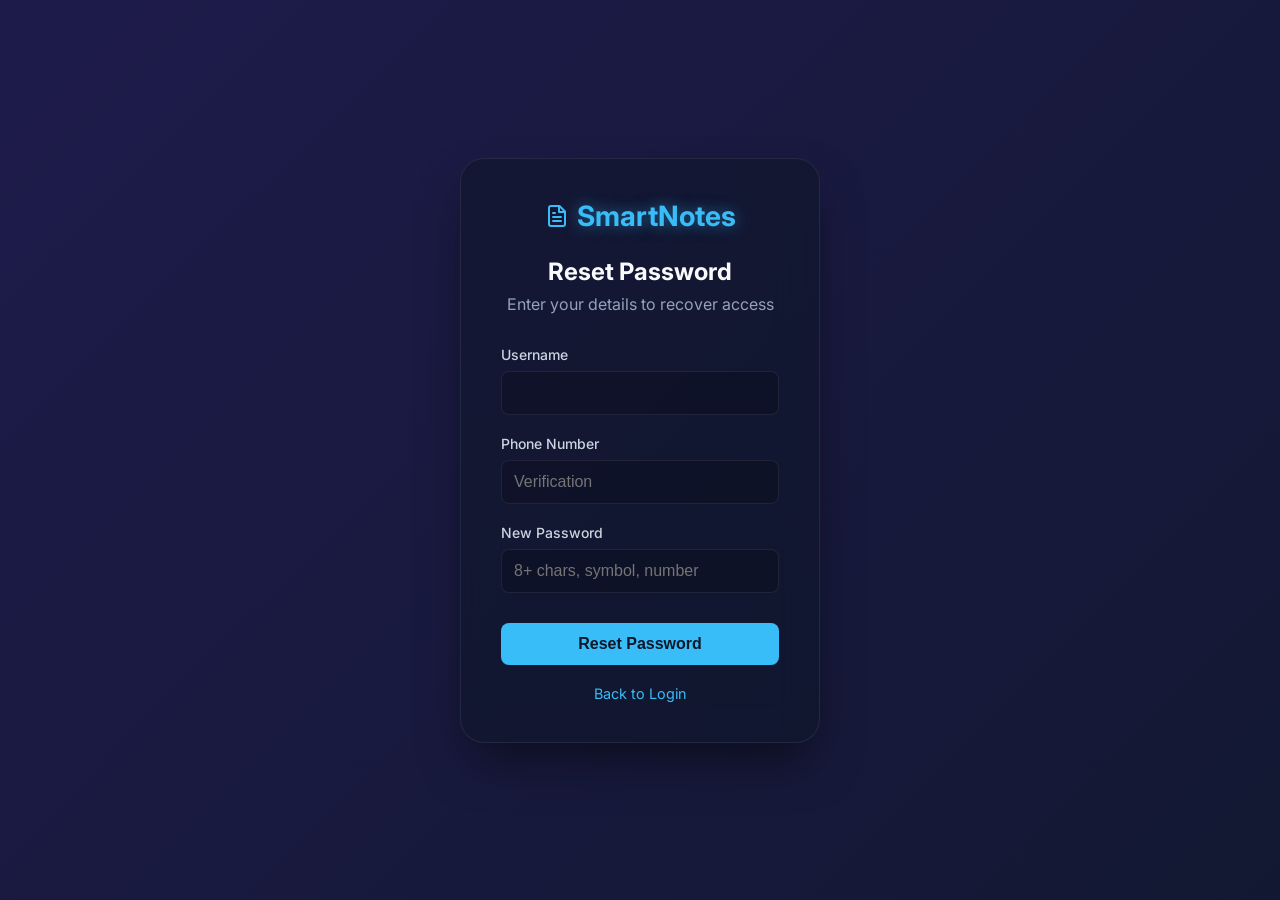
<file: static/forgot.html>
<!DOCTYPE html>
<html lang="en">

<head>
    <meta charset="UTF-8">
    <meta name="viewport" content="width=device-width, initial-scale=1.0">
    <title>Forgot Password - AI Smart Notes</title>
    <link rel="preconnect" href="https://fonts.googleapis.com">
    <link rel="preconnect" href="https://fonts.gstatic.com" crossorigin>
    <link href="https://fonts.googleapis.com/css2?family=Inter:wght@400;500;600;700&display=swap" rel="stylesheet">
    <link rel="stylesheet" href="style.css">
</head>

<body class="login-page">
    <div class="login-container">
        <div class="login-card">
            <div class="brand">
                <svg xmlns="http://www.w3.org/2000/svg" width="24" height="24" viewBox="0 0 24 24" fill="none"
                    stroke="currentColor" stroke-width="2" stroke-linecap="round" stroke-linejoin="round">
                    <path d="M14.5 2H6a2 2 0 0 0-2 2v16a2 2 0 0 0 2 2h12a2 2 0 0 0 2-2V7.5L14.5 2z" />
                    <polyline points="14 2 14 8 20 8" />
                    <line x1="16" y1="13" x2="8" y2="13" />
                    <line x1="16" y1="17" x2="8" y2="17" />
                    <polyline points="10 9 9 9 8 9" />
                </svg>
                SmartNotes
            </div>
            <h2>Reset Password</h2>
            <p class="subtitle">Enter your details to recover access</p>

            <form id="forgot-form">
                <div class="form-group">
                    <label for="username">Username</label>
                    <input type="text" id="username" required>
                </div>
                <div class="form-group">
                    <label for="phone">Phone Number</label>
                    <input type="tel" id="phone" required placeholder="Verification">
                </div>
                <div class="form-group">
                    <label for="new-password">New Password</label>
                    <input type="password" id="new-password" required placeholder="8+ chars, symbol, number">
                </div>
                <div id="forgot-error" class="error-message" style="display: none;"></div>
                <button type="submit" class="login-btn" id="reset-btn">Reset Password</button>
            </form>

            <div style="margin-top: 20px; font-size: 0.9rem;">
                <a href="/login" style="color: var(--accent-color); text-decoration: none;">Back to Login</a>
            </div>
        </div>
    </div>
    <script src="forgot.js"></script>
</body>

</html>
</file>
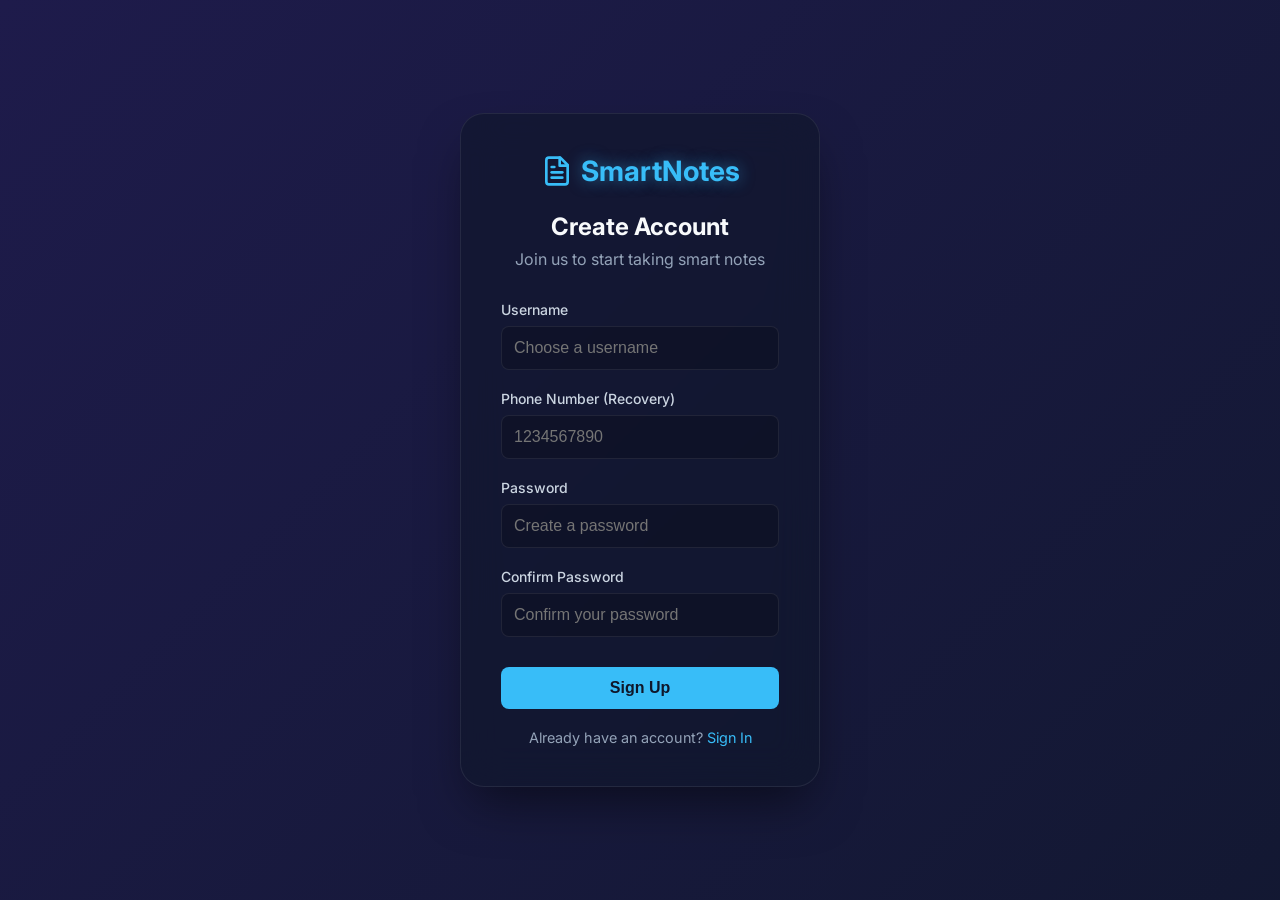
<file: static/signup.html>
<!DOCTYPE html>
<html lang="en">

<head>
    <meta charset="UTF-8">
    <meta name="viewport" content="width=device-width, initial-scale=1.0">
    <title>Sign Up - AI Smart Notes</title>
    <link rel="preconnect" href="https://fonts.googleapis.com">
    <link rel="preconnect" href="https://fonts.gstatic.com" crossorigin>
    <link href="https://fonts.googleapis.com/css2?family=Inter:wght@400;500;600;700&display=swap" rel="stylesheet">
    <link rel="stylesheet" href="style.css">
</head>

<body class="login-page">
    <div class="login-container">
        <div class="login-card">
            <div class="brand">
                <svg xmlns="http://www.w3.org/2000/svg" width="32" height="32" viewBox="0 0 24 24" fill="none"
                    stroke="currentColor" stroke-width="2" stroke-linecap="round" stroke-linejoin="round">
                    <path d="M14.5 2H6a2 2 0 0 0-2 2v16a2 2 0 0 0 2 2h12a2 2 0 0 0 2-2V7.5L14.5 2z" />
                    <polyline points="14 2 14 8 20 8" />
                    <line x1="16" y1="13" x2="8" y2="13" />
                    <line x1="16" y1="17" x2="8" y2="17" />
                    <polyline points="10 9 9 9 8 9" />
                </svg>
                SmartNotes
            </div>
            <h2>Create Account</h2>
            <p class="subtitle">Join us to start taking smart notes</p>

            <form id="signup-form">
                <div class="form-group">
                    <label for="username">Username</label>
                    <input type="text" id="username" placeholder="Choose a username" required>
                </div>
                <div class="form-group">
                    <label for="phone">Phone Number (Recovery)</label>
                    <input type="tel" id="phone" required placeholder="1234567890">
                </div>
                <div class="form-group">
                    <label for="password">Password</label>
                    <input type="password" id="password" placeholder="Create a password" required>
                </div>
                <div class="form-group">
                    <label for="confirm-password">Confirm Password</label>
                    <input type="password" id="confirm-password" placeholder="Confirm your password" required>
                </div>

                <div id="signup-error" class="error-message" style="display: none;"></div>

                <button type="submit" class="login-btn" id="signup-btn">Sign Up</button>
            </form>

            <div style="margin-top: 20px; font-size: 0.9rem; color: #94a3b8;">
                Already have an account? <a href="/login"
                    style="color: var(--accent-color); text-decoration: none;">Sign In</a>
            </div>
        </div>
    </div>
    <script src="signup.js"></script>
</body>

</html>
</file>
<file: static/style.css>
:root {
    --bg-color: #0f172a;
    --text-color: #f8fafc;
    --accent-color: #38bdf8;
    --accent-glow: rgba(56, 189, 248, 0.5);
    --secondary-bg: rgba(30, 41, 59, 0.6);
    --glass-bg: rgba(15, 23, 42, 0.6);
    --glass-border: rgba(255, 255, 255, 0.08);
    --font-main: 'Inter', sans-serif;
    --sidebar-width: 280px;
}

* {
    box-sizing: border-box;
    margin: 0;
    padding: 0;
}

@keyframes gradient-animation {
    0% {
        background-position: 0% 50%;
    }

    50% {
        background-position: 100% 50%;
    }

    100% {
        background-position: 0% 50%;
    }
}

@keyframes float {
    0% {
        transform: translateY(0px);
    }

    50% {
        transform: translateY(-5px);
    }

    100% {
        transform: translateY(0px);
    }
}

@keyframes fade-in-up {
    from {
        opacity: 0;
        transform: translateY(10px);
    }

    to {
        opacity: 1;
        transform: translateY(0);
    }
}

body {
    font-family: var(--font-main);
    background: linear-gradient(-45deg, #0f172a, #1e293b, #0f172a, #1e1b4b);
    background-size: 400% 400%;
    animation: gradient-animation 15s ease infinite;
    color: var(--text-color);
    height: 100vh;
    overflow: hidden;
    display: flex;
}

/* Scrollbar */
::-webkit-scrollbar {
    width: 8px;
}

::-webkit-scrollbar-track {
    background: transparent;
}

::-webkit-scrollbar-thumb {
    background: #334155;
    border-radius: 4px;
}

::-webkit-scrollbar-thumb:hover {
    background: #475569;
}

/* Sidebar */
#sidebar {
    width: var(--sidebar-width);
    background: var(--secondary-bg);
    backdrop-filter: blur(10px);
    border-right: 1px solid var(--glass-border);
    display: flex;
    flex-direction: column;
    height: 100%;
    transition: transform 0.3s ease;
    z-index: 10;
}

.sidebar-header {
    padding: 20px;
    border-bottom: 1px solid var(--glass-border);
    display: flex;
    align-items: center;
    justify-content: space-between;
}

.brand {
    font-size: 1.25rem;
    font-weight: 700;
    color: var(--accent-color);
    display: flex;
    align-items: center;
    gap: 8px;
    text-shadow: 0 0 15px var(--accent-glow);
}

.add-note-btn {
    background: var(--accent-color);
    color: #0f172a;
    border: none;
    padding: 8px 12px;
    border-radius: 8px;
    font-weight: 600;
    cursor: pointer;
    transition: all 0.2s cubic-bezier(0.4, 0, 0.2, 1);
    display: flex;
    align-items: center;
    gap: 5px;
    box-shadow: 0 0 10px var(--accent-glow);
}

.add-note-btn:hover {
    transform: translateY(-2px);
    box-shadow: 0 5px 15px var(--accent-glow);
}

#notes-list {
    flex: 1;
    overflow-y: auto;
    padding: 15px;
}

.note-item {
    padding: 14px 16px;
    margin-bottom: 10px;
    background: rgba(255, 255, 255, 0.02);
    border-radius: 12px;
    cursor: pointer;
    transition: all 0.2s cubic-bezier(0.4, 0, 0.2, 1);
    border: 1px solid transparent;
    animation: fade-in-up 0.3s ease forwards;
}

.note-item:hover {
    background: rgba(255, 255, 255, 0.08);
    transform: translateX(4px);
    border-color: var(--glass-border);
}

.note-item.active {
    background: rgba(56, 189, 248, 0.15);
    border-color: var(--accent-color);
    box-shadow: 0 0 15px rgba(56, 189, 248, 0.1);
}

.note-item h3 {
    font-size: 0.95rem;
    margin-bottom: 4px;
    white-space: nowrap;
    overflow: hidden;
    text-overflow: ellipsis;
}

.note-item p {
    font-size: 0.8rem;
    color: #94a3b8;
    white-space: nowrap;
    overflow: hidden;
    text-overflow: ellipsis;
}

/* Main Editor */
#main-editor {
    flex: 1;
    display: flex;
    flex-direction: column;
    padding: 40px;
    position: relative;
    background: transparent;
    /* Let body gradient show */
}

.editor-header {
    margin-bottom: 20px;
    animation: fade-in-up 0.4s ease;
}

#note-title {
    width: 100%;
    background: transparent;
    border: none;
    font-size: 2.5rem;
    font-weight: 700;
    color: var(--text-color);
    outline: none;
    margin-bottom: 15px;
    text-shadow: 0 2px 10px rgba(0, 0, 0, 0.2);
}

#note-title::placeholder {
    color: rgba(248, 250, 252, 0.3);
}

.editor-toolbar {
    display: flex;
    justify-content: flex-end;
    gap: 10px;
    margin-bottom: 10px;
}

.icon-btn {
    background: rgba(255, 255, 255, 0.03);
    border: 1px solid var(--glass-border);
    color: #94a3b8;
    padding: 8px 12px;
    border-radius: 8px;
    cursor: pointer;
    transition: all 0.2s cubic-bezier(0.4, 0, 0.2, 1);
    backdrop-filter: blur(4px);
}

.icon-btn:hover {
    background: rgba(255, 255, 255, 0.1);
    color: var(--text-color);
    transform: translateY(-2px);
    box-shadow: 0 4px 12px rgba(0, 0, 0, 0.2);
}

.icon-btn.delete:hover {
    background: rgba(239, 68, 68, 0.15);
    color: #ef4444;
    border-color: rgba(239, 68, 68, 0.4);
    box-shadow: 0 0 15px rgba(239, 68, 68, 0.2);
}

#note-content {
    flex: 1;
    background: transparent;
    border: none;
    color: #cbd5e1;
    font-size: 1.15rem;
    line-height: 1.7;
    outline: none;
    resize: none;
    font-family: var(--font-main);
    animation: fade-in-up 0.5s ease;
}

#note-content::placeholder {
    color: rgba(248, 250, 252, 0.2);
}

.empty-state {
    display: flex;
    flex-direction: column;
    align-items: center;
    justify-content: center;
    height: 100%;
    color: #64748b;
    animation: fade-in-up 0.5s ease;
}

.empty-state svg {
    width: 64px;
    height: 64px;
    margin-bottom: 20px;
    opacity: 0.5;
    animation: float 6s ease-in-out infinite;
}

/* AI Chat Overlay */
@keyframes pulse-glow {
    0% {
        box-shadow: 0 0 0 0 rgba(56, 189, 248, 0.4);
    }

    70% {
        box-shadow: 0 0 0 15px rgba(56, 189, 248, 0);
    }

    100% {
        box-shadow: 0 0 0 0 rgba(56, 189, 248, 0);
    }
}

.chat-toggle {
    position: fixed;
    bottom: 30px;
    right: 30px;
    background: var(--accent-color);
    width: 60px;
    height: 60px;
    border-radius: 30px;
    display: flex;
    align-items: center;
    justify-content: center;
    cursor: pointer;
    box-shadow: 0 10px 25px rgba(56, 189, 248, 0.4);
    transition: all 0.3s cubic-bezier(0.175, 0.885, 0.32, 1.275);
    z-index: 100;
    animation: pulse-glow 3s infinite;
}

.chat-toggle:hover {
    transform: scale(1.1) rotate(5deg);
    box-shadow: 0 15px 35px rgba(56, 189, 248, 0.6);
}

.chat-toggle svg {
    color: #0f172a;
    width: 32px;
    height: 32px;
}

#chat-panel {
    position: fixed;
    bottom: 100px;
    /* Above the toggle button */
    right: 30px;
    width: 380px;
    height: 500px;
    /* Fixed height, not full screen */
    max-height: 80vh;
    /* Handle small screens */
    background: var(--glass-bg);
    backdrop-filter: blur(12px);
    border: 1px solid var(--glass-border);
    border-radius: 16px;
    display: flex;
    flex-direction: column;
    transform: translateY(20px);
    /* Start slightly down */
    opacity: 0;
    pointer-events: none;
    /* Click through when hidden */
    transition: all 0.3s cubic-bezier(0.16, 1, 0.3, 1);
    box-shadow: 0 10px 40px rgba(0, 0, 0, 0.5);
    z-index: 99;
}

#chat-panel.open {
    transform: translateY(0);
    opacity: 1;
    pointer-events: all;
}



.chat-header {
    padding: 20px;
    border-bottom: 1px solid var(--glass-border);
    display: flex;
    justify-content: space-between;
    align-items: center;
    font-weight: 600;
}

.close-chat {
    background: transparent;
    border: none;
    color: #94a3b8;
    cursor: pointer;
}

.chat-messages {
    flex: 1;
    overflow-y: auto;
    padding: 20px;
    display: flex;
    flex-direction: column;
    gap: 15px;
}

.message {
    padding: 12px 16px;
    border-radius: 12px;
    max-width: 85%;
    font-size: 0.95rem;
    line-height: 1.5;
}

.message.user {
    background: rgba(56, 189, 248, 0.2);
    align-self: flex-end;
    border-bottom-right-radius: 2px;
}

.message.ai {
    background: rgba(255, 255, 255, 0.05);
    align-self: flex-start;
    border-bottom-left-radius: 2px;
}

.chat-input-area {
    padding: 20px;
    border-top: 1px solid var(--glass-border);
    display: flex;
    gap: 10px;
}

#chat-input {
    flex: 1;
    background: rgba(0, 0, 0, 0.2);
    border: 1px solid var(--glass-border);
    padding: 10px 14px;
    border-radius: 8px;
    color: var(--text-color);
    outline: none;
}

#chat-input:focus {
    border-color: var(--accent-color);
}

.send-btn {
    background: var(--accent-color);
    color: #0f172a;
    border: none;
    width: 40px;
    height: 40px;
    border-radius: 8px;
    cursor: pointer;
    display: flex;
    align-items: center;
    justify-content: center;
}


.send-btn:disabled {
    opacity: 0.5;
    cursor: not-allowed;
}

/* Login Page */
.login-page {
    justify-content: center;
    align-items: center;
    /* Background handled by body */
}

.login-container {
    width: 100%;
    max-width: 400px;
    padding: 20px;
}

.login-card {
    background: var(--glass-bg);
    backdrop-filter: blur(20px);
    border: 1px solid var(--glass-border);
    border-radius: 24px;
    padding: 40px;
    text-align: center;
    box-shadow: 0 25px 50px -12px rgba(0, 0, 0, 0.5);
    animation: fade-in-up 0.6s cubic-bezier(0.16, 1, 0.3, 1);
}

.login-card .brand {
    justify-content: center;
    margin-bottom: 24px;
    font-size: 1.75rem;
}

.login-card h2 {
    font-size: 1.5rem;
    font-weight: 700;
    margin-bottom: 8px;
    color: var(--text-color);
}

.login-card .subtitle {
    color: #94a3b8;
    margin-bottom: 32px;
}

/* Settings View */
#settings-view {
    padding: 40px;
    max-width: 700px;
    margin: 0 auto;
    width: 100%;
    animation: fade-in-up 0.4s ease;
}

.settings-title {
    margin-bottom: 30px;
    font-size: 2rem;
    font-weight: 700;
    text-shadow: 0 2px 10px rgba(0,0,0,0.2);
}

.settings-section {
    margin-bottom: 40px;
}

.settings-section h3 {
    font-size: 1.2rem;
    margin-bottom: 10px;
    color: var(--accent-color);
}

.settings-section p {
    color: #94a3b8;
    font-size: 0.95rem;
    margin-bottom: 20px;
}

.settings-card {
    background: rgba(255, 255, 255, 0.03);
    border: 1px solid var(--glass-border);
    padding: 30px;
    border-radius: 16px;
    transition: all 0.3s ease;
}

.settings-card:hover {
    background: rgba(255, 255, 255, 0.05);
    border-color: rgba(255, 255, 255, 0.1);
    transform: translateY(-2px);
    box-shadow: 0 10px 30px rgba(0,0,0,0.2);
}

.settings-input {
    width: 100%;
    background: rgba(0, 0, 0, 0.3);
    border: 1px solid var(--glass-border);
    padding: 14px;
    border-radius: 10px;
    color: var(--text-color);
    outline: none;
    font-size: 1rem;
    transition: all 0.3s;
}

.settings-input:focus {
    border-color: var(--accent-color);
    background: rgba(0, 0, 0, 0.5);
    box-shadow: 0 0 0 4px rgba(56, 189, 248, 0.1);
}

.form-group {
    text-align: left;
    margin-bottom: 20px;
}

.form-group label {
    display: block;
    font-size: 0.875rem;
    font-weight: 500;
    color: #cbd5e1;
    margin-bottom: 8px;
}

.form-group input {
    width: 100%;
    background: rgba(0, 0, 0, 0.2);
    border: 1px solid var(--glass-border);
    padding: 12px;
    border-radius: 8px;
    color: var(--text-color);
    outline: none;
    font-size: 1rem;
    transition: border-color 0.2s;
}

.form-group input:focus {
    border-color: var(--accent-color);
}

.login-btn {
    width: 100%;
    background: var(--accent-color);
    color: #0f172a;
    border: none;
    padding: 12px;
    border-radius: 8px;
    font-size: 1rem;
    font-weight: 600;
    cursor: pointer;
    transition: opacity 0.2s;
    margin-top: 10px;
}

.login-btn:hover {
    opacity: 0.9;
}

.login-btn:disabled {
    opacity: 0.7;
    cursor: not-allowed;
}

.error-message {
    color: #ef4444;
    font-size: 0.875rem;
    margin-bottom: 15px;
    background: rgba(239, 68, 68, 0.1);
    padding: 10px;
    border-radius: 6px;
    border: 1px solid rgba(239, 68, 68, 0.2);
}

/* Logout Button Helper */
.logout-btn-container {
    padding: 20px;
    border-top: 1px solid var(--glass-border);
    margin-top: auto;
}

.logout-btn {
    width: 100%;
    background: transparent;
    border: 1px solid var(--glass-border);
    color: #94a3b8;
    padding: 8px 12px;
    border-radius: 6px;
    cursor: pointer;
    transition: all 0.2s;
    font-size: 0.9rem;
    display: flex;
    align-items: center;
    justify-content: center;
    gap: 8px;
}

/* Admin Panel Styles */
.admin-main {
    flex: 1;
    padding: 40px;
    overflow-y: auto;
}

.admin-header {
    margin-bottom: 40px;
}

.admin-header h1 {
    font-size: 2rem;
    font-weight: 700;
}

.stats-grid {
    display: grid;
    grid-template-columns: repeat(auto-fit, minmax(200px, 1fr));
    gap: 20px;
    margin-bottom: 40px;
}

.stat-card {
    background: var(--glass-bg);
    border: 1px solid var(--glass-border);
    padding: 24px;
    border-radius: 12px;
}

.stat-card h3 {
    font-size: 0.9rem;
    color: #94a3b8;
    margin-bottom: 8px;
    text-transform: uppercase;
    letter-spacing: 0.05em;
}

.stat-card .value {
    font-size: 2.5rem;
    font-weight: 700;
    color: var(--accent-color);
}

.admin-section h2 {
    font-size: 1.25rem;
    margin-bottom: 20px;
}

.table-container {
    background: var(--glass-bg);
    border: 1px solid var(--glass-border);
    border-radius: 12px;
    overflow: hidden;
}

table {
    width: 100%;
    border-collapse: collapse;
}

th,
td {
    padding: 16px;
    text-align: left;
    border-bottom: 1px solid var(--glass-border);
}

th {
    background: rgba(255, 255, 255, 0.05);
    font-weight: 600;
    color: #cbd5e1;
}

td {
    color: #94a3b8;
}

.badge {
    padding: 4px 8px;
    border-radius: 4px;
    font-size: 0.75rem;
    font-weight: 600;
    text-transform: uppercase;
}

.badge.admin {
    background: rgba(56, 189, 248, 0.2);
    color: var(--accent-color);
}

.badge.user {
    background: rgba(148, 163, 184, 0.2);
    color: #cbd5e1;
}

.btn-danger {
    background: rgba(239, 68, 68, 0.2);
    color: #ef4444;
    border: 1px solid rgba(239, 68, 68, 0.3);
    padding: 6px 12px;
    border-radius: 4px;
    cursor: pointer;
    font-size: 0.85rem;
    transition: all 0.2s;
}

.btn-danger:hover {
    background: rgba(239, 68, 68, 0.3);
}

.btn-sm {
    padding: 4px 8px;
    font-size: 0.8rem;
}

.text-muted {
    opacity: 0.5;
    font-size: 0.85rem;
}

.nav-item {
    display: flex;
    align-items: center;
    gap: 10px;
    padding: 10px 12px;
    color: #94a3b8;
    text-decoration: none;
    border-radius: 6px;
    transition: all 0.2s;
}

.nav-item:hover {
    background: rgba(255, 255, 255, 0.05);
    color: var(--text-color);
}

/* Modal Styles */
.modal {
    display: none;
    position: fixed;
    z-index: 200;
    left: 0;
    top: 0;
    width: 100%;
    height: 100%;
    overflow: auto;
    background-color: rgba(0, 0, 0, 0.6);
    backdrop-filter: blur(4px);
    justify-content: center;
    align-items: center;
}

.modal-content {
    background: var(--glass-bg);
    border: 1px solid var(--glass-border);
    margin: auto;
    padding: 24px;
    border-radius: 12px;
    width: 90%;
    max-width: 400px;
    box-shadow: 0 4px 6px rgba(0, 0, 0, 0.1);
}

.modal-header {
    display: flex;
    justify-content: space-between;
    align-items: center;
    margin-bottom: 20px;
}

.modal-header h3 {
    margin: 0;
    font-size: 1.2rem;
}

.close-modal {
    color: #aaa;
    float: right;
    font-size: 28px;
    font-weight: bold;
    cursor: pointer;
}

.close-modal:hover,
.close-modal:focus {
    color: #fff;
    text-decoration: none;
    cursor: pointer;
}

.modal-input {
    width: 100%;
    background: rgba(0, 0, 0, 0.2);
    border: 1px solid var(--glass-border);
    padding: 12px;
    border-radius: 8px;
    color: var(--text-color);
    outline: none;
    font-size: 1rem;
    margin-bottom: 12px;
}

.modal-input:focus {
    border-color: var(--accent-color);
}
</file>
